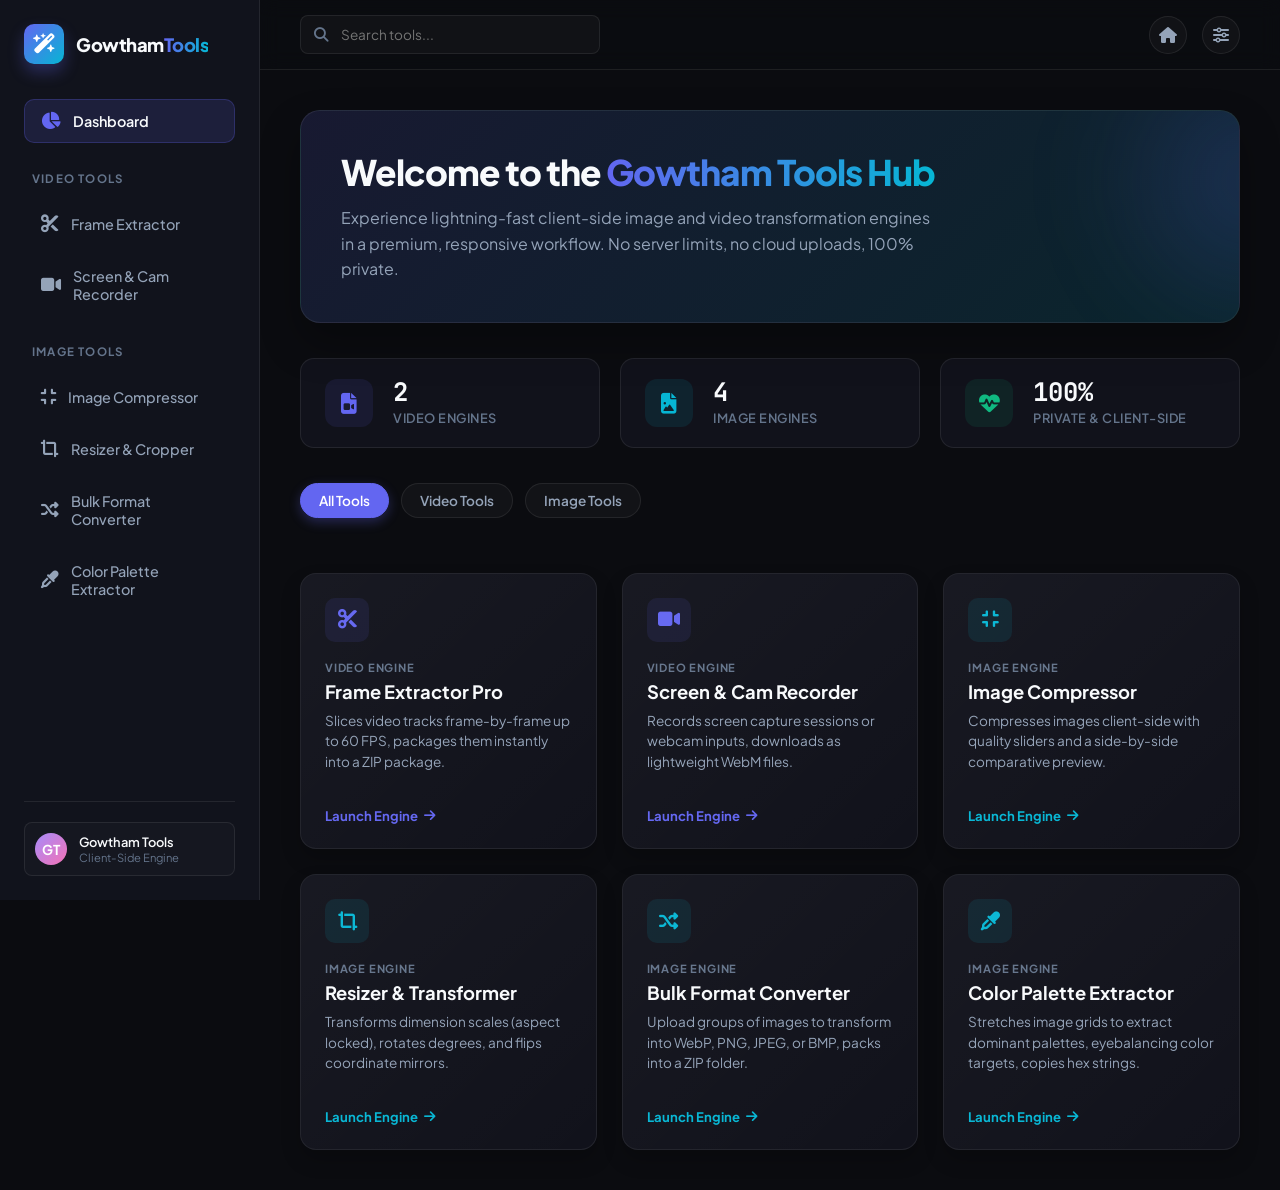
<file: index.html>
<!DOCTYPE html>
<html lang="en">
<head>
    <meta charset="UTF-8">
    <meta name="viewport" content="width=device-width, initial-scale=1.0">
    <title>Gowtham Tools Suite - Dashboard Hub</title>
    <!-- Google Fonts & FontAwesome -->
    <link href="https://fonts.googleapis.com/css2?family=JetBrains+Mono:wght@400;500&family=Plus+Jakarta+Sans:wght@400;500;600;700;800&display=swap" rel="stylesheet">
    <link rel="stylesheet" href="https://cdnjs.cloudflare.com/ajax/libs/font-awesome/6.4.0/css/all.min.css">
    
    <!-- CSS Dependency -->
    <link rel="stylesheet" href="css/main.css">
    <style>
        /* Extra dashboard specific styling */
        .hero-banner {
            background: linear-gradient(135deg, rgba(99, 102, 241, 0.15) 0%, rgba(6, 182, 212, 0.15) 100%);
            border: 1px solid rgba(255, 255, 255, 0.08);
            border-radius: 20px;
            padding: 40px;
            margin-bottom: 35px;
            position: relative;
            overflow: hidden;
            box-shadow: 0 20px 40px rgba(0,0,0,0.3);
        }

        .hero-banner::after {
            content: '';
            position: absolute;
            top: -50%;
            right: -20%;
            width: 350px;
            height: 350px;
            background: radial-gradient(circle, rgba(99, 102, 241, 0.2) 0%, rgba(0,0,0,0) 70%);
            filter: blur(40px);
            z-index: 1;
            pointer-events: none;
        }

        .hero-title {
            font-size: 2.2rem;
            font-weight: 800;
            color: var(--txt-title);
            margin-bottom: 12px;
            letter-spacing: -1px;
            line-height: 1.2;
        }

        .hero-title span {
            background: linear-gradient(to right, var(--clr-primary), var(--clr-secondary));
            -webkit-background-clip: text;
            -webkit-text-fill-color: transparent;
        }

        .hero-desc {
            font-size: 1rem;
            color: var(--txt-body);
            max-width: 600px;
            line-height: 1.6;
        }

        /* Stats Ribbon */
        .stats-ribbon {
            display: grid;
            grid-template-columns: repeat(3, 1fr);
            gap: 20px;
            margin-bottom: 35px;
        }

        @media (max-width: 768px) {
            .stats-ribbon {
                grid-template-columns: 1fr;
            }
        }

        .stat-card {
            background: var(--bg-card);
            border: 1px solid var(--border-subtle);
            border-radius: 14px;
            padding: 20px 24px;
            display: flex;
            align-items: center;
            gap: 20px;
            transition: var(--transition);
        }

        .stat-card:hover {
            border-color: rgba(255,255,255,0.15);
            transform: translateY(-2px);
        }

        .stat-icon {
            width: 48px;
            height: 48px;
            border-radius: 12px;
            display: flex;
            justify-content: center;
            align-items: center;
            font-size: 1.3rem;
        }

        .stat-icon.video {
            background: rgba(99, 102, 241, 0.1);
            color: var(--clr-primary);
        }

        .stat-icon.image {
            background: rgba(6, 182, 212, 0.1);
            color: var(--clr-secondary);
        }

        .stat-icon.system {
            background: rgba(16, 185, 129, 0.1);
            color: var(--clr-success);
        }

        .stat-info h3 {
            font-family: 'JetBrains Mono', monospace;
            font-size: 1.6rem;
            font-weight: 700;
            color: var(--txt-title);
            line-height: 1;
            margin-bottom: 4px;
        }

        .stat-info p {
            font-size: 0.8rem;
            color: var(--txt-muted);
            font-weight: 600;
            text-transform: uppercase;
            letter-spacing: 0.5px;
        }

        /* Category Filter Pills */
        .category-ribbon {
            display: flex;
            gap: 12px;
            margin-bottom: 25px;
            flex-wrap: wrap;
        }

        .filter-pill {
            background: rgba(255, 255, 255, 0.03);
            border: 1px solid var(--border-subtle);
            padding: 8px 18px;
            border-radius: 30px;
            font-size: 0.85rem;
            font-weight: 600;
            color: var(--txt-body);
            cursor: pointer;
            transition: var(--transition);
        }

        .filter-pill:hover {
            background: rgba(255, 255, 255, 0.07);
            color: var(--txt-title);
        }

        .filter-pill.active {
            background: var(--clr-primary);
            color: #fff;
            border-color: var(--clr-primary);
            box-shadow: 0 4px 12px rgba(99, 102, 241, 0.3);
        }

        /* Tool Grid Cards */
        .tool-card {
            background: var(--bg-card);
            border: 1px solid var(--border-subtle);
            border-radius: 16px;
            padding: 24px;
            display: flex;
            flex-direction: column;
            justify-content: space-between;
            transition: var(--transition);
            text-decoration: none;
            position: relative;
            overflow: hidden;
            box-shadow: 0 10px 20px rgba(0, 0, 0, 0.2);
        }

        .tool-card::before {
            content: '';
            position: absolute;
            top: 0;
            left: 0;
            width: 100%;
            height: 100%;
            background: linear-gradient(135deg, rgba(255,255,255,0.03) 0%, rgba(255,255,255,0) 100%);
            z-index: 1;
            pointer-events: none;
        }

        /* Hover Glowing Borders */
        .tool-card:hover {
            transform: translateY(-5px);
            box-shadow: 0 15px 30px rgba(0,0,0,0.4);
        }

        .tool-card.video-glow:hover {
            border-color: rgba(99, 102, 241, 0.5);
            box-shadow: 0 15px 30px rgba(99, 102, 241, 0.15);
        }

        .tool-card.image-glow:hover {
            border-color: rgba(6, 182, 212, 0.5);
            box-shadow: 0 15px 30px rgba(6, 182, 212, 0.15);
        }

        .card-top {
            margin-bottom: 20px;
        }

        .card-icon {
            width: 44px;
            height: 44px;
            border-radius: 10px;
            display: flex;
            justify-content: center;
            align-items: center;
            font-size: 1.2rem;
            margin-bottom: 18px;
            transition: var(--transition);
        }

        .tool-card:hover .card-icon {
            transform: scale(1.1);
        }

        .card-icon.video {
            background: rgba(99, 102, 241, 0.1);
            color: var(--clr-primary);
        }

        .card-icon.image {
            background: rgba(6, 182, 212, 0.1);
            color: var(--clr-secondary);
        }

        .card-category {
            font-size: 0.7rem;
            font-weight: 700;
            text-transform: uppercase;
            letter-spacing: 0.8px;
            color: var(--txt-muted);
            margin-bottom: 6px;
            display: block;
        }

        .card-title {
            font-size: 1.15rem;
            font-weight: 700;
            color: var(--txt-title);
            margin-bottom: 8px;
        }

        .card-desc {
            font-size: 0.85rem;
            color: var(--txt-body);
            line-height: 1.5;
        }

        .card-action {
            margin-top: 15px;
            display: flex;
            align-items: center;
            gap: 6px;
            font-size: 0.82rem;
            font-weight: 700;
            color: var(--clr-primary);
            transition: var(--transition);
        }

        .tool-card.image-glow .card-action {
            color: var(--clr-secondary);
        }

        .tool-card:hover .card-action i {
            transform: translateX(4px);
        }

        .card-action i {
            transition: var(--transition);
        }
    </style>
</head>
<body>

    <!-- PERSISTENT SIDEBAR -->
    <aside class="app-sidebar">
        <a href="index.html" class="brand-section">
            <div class="brand-icon">
                <i class="fa-solid fa-wand-magic-sparkles"></i>
            </div>
            <div class="brand-name">Gowtham<span>Tools</span></div>
        </a>

        <ul class="nav-menu">
            <li class="nav-item active">
                <a href="index.html"><i class="fa-solid fa-chart-pie"></i> Dashboard</a>
            </li>
            
            <li class="nav-title">Video Tools</li>
            <li class="nav-item">
                <a href="tools/video-frame-extractor.html"><i class="fa-solid fa-scissors"></i> Frame Extractor</a>
            </li>
            <li class="nav-item">
                <a href="tools/screen-recorder.html"><i class="fa-solid fa-video"></i> Screen & Cam Recorder</a>
            </li>

            <li class="nav-title">Image Tools</li>
            <li class="nav-item image-tool-item">
                <a href="tools/image-compressor.html"><i class="fa-solid fa-compress"></i> Image Compressor</a>
            </li>
            <li class="nav-item image-tool-item">
                <a href="tools/image-resizer.html"><i class="fa-solid fa-crop-simple"></i> Resizer & Cropper</a>
            </li>
            <li class="nav-item image-tool-item">
                <a href="tools/image-converter.html"><i class="fa-solid fa-shuffle"></i> Bulk Format Converter</a>
            </li>
            <li class="nav-item image-tool-item">
                <a href="tools/color-extractor.html"><i class="fa-solid fa-eye-dropper"></i> Color Palette Extractor</a>
            </li>
        </ul>

        <div class="nav-footer">
            <div class="profile-card">
                <div class="profile-avatar">GT</div>
                <div class="profile-info">
                    <h4>Gowtham Tools</h4>
                    <p>Client-Side Engine</p>
                </div>
            </div>
        </div>
    </aside>

    <!-- MAIN INTERACTIVE CONTAINER -->
    <div class="app-container">
        <!-- HEADER NAVBAR -->
        <header class="app-header">
            <div class="header-search">
                <i class="fa-solid fa-magnifying-glass"></i>
                <input type="text" placeholder="Search tools..." id="hubSearch">
            </div>
            <div class="header-actions">
                <a href="index.html" class="action-btn-circle" title="Home Dashboard"><i class="fa-solid fa-house"></i></a>
                <div class="action-btn-circle" title="System Settings"><i class="fa-solid fa-sliders"></i></div>
            </div>
        </header>

        <!-- MAIN CONTENT AREA -->
        <main class="app-content">
            <!-- Dynamic Welcome Hero Banner -->
            <div class="hero-banner">
                <h1 class="hero-title">Welcome to the <span>Gowtham Tools Hub</span></h1>
                <p class="hero-desc">Experience lightning-fast client-side image and video transformation engines in a premium, responsive workflow. No server limits, no cloud uploads, 100% private.</p>
            </div>

            <!-- Dashboard Stats ribbon -->
            <div class="stats-ribbon">
                <div class="stat-card">
                    <div class="stat-icon video"><i class="fa-solid fa-file-video"></i></div>
                    <div class="stat-info">
                        <h3>2</h3>
                        <p>Video Engines</p>
                    </div>
                </div>
                <div class="stat-card">
                    <div class="stat-icon image"><i class="fa-solid fa-file-image"></i></div>
                    <div class="stat-info">
                        <h3>4</h3>
                        <p>Image Engines</p>
                    </div>
                </div>
                <div class="stat-card">
                    <div class="stat-icon system"><i class="fa-solid fa-heart-pulse"></i></div>
                    <div class="stat-info">
                        <h3>100%</h3>
                        <p>Private & Client-Side</p>
                    </div>
                </div>
            </div>

            <!-- Filter Categories Ribbon -->
            <div class="category-ribbon">
                <div class="filter-pill active" data-category="all">All Tools</div>
                <div class="filter-pill" data-category="video">Video Tools</div>
                <div class="filter-pill" data-category="image">Image Tools</div>
            </div>

            <!-- Tools Dashboard grid -->
            <div class="dashboard-grid" id="toolsGrid">
                <!-- Frame Extractor -->
                <a href="tools/video-frame-extractor.html" class="tool-card video-glow" data-category="video">
                    <div class="card-top">
                        <div class="card-icon video"><i class="fa-solid fa-scissors"></i></div>
                        <span class="card-category">Video Engine</span>
                        <h2 class="card-title">Frame Extractor Pro</h2>
                        <p class="card-desc">Slices video tracks frame-by-frame up to 60 FPS, packages them instantly into a ZIP package.</p>
                    </div>
                    <span class="card-action">Launch Engine <i class="fa-solid fa-arrow-right"></i></span>
                </a>

                <!-- Screen Recorder -->
                <a href="tools/screen-recorder.html" class="tool-card video-glow" data-category="video">
                    <div class="card-top">
                        <div class="card-icon video"><i class="fa-solid fa-video"></i></div>
                        <span class="card-category">Video Engine</span>
                        <h2 class="card-title">Screen & Cam Recorder</h2>
                        <p class="card-desc">Records screen capture sessions or webcam inputs, downloads as lightweight WebM files.</p>
                    </div>
                    <span class="card-action">Launch Engine <i class="fa-solid fa-arrow-right"></i></span>
                </a>

                <!-- Image Compressor -->
                <a href="tools/image-compressor.html" class="tool-card image-glow" data-category="image">
                    <div class="card-top">
                        <div class="card-icon image"><i class="fa-solid fa-compress"></i></div>
                        <span class="card-category">Image Engine</span>
                        <h2 class="card-title">Image Compressor</h2>
                        <p class="card-desc">Compresses images client-side with quality sliders and a side-by-side comparative preview.</p>
                    </div>
                    <span class="card-action" style="color:var(--clr-secondary);">Launch Engine <i class="fa-solid fa-arrow-right"></i></span>
                </a>

                <!-- Resizer & Cropper -->
                <a href="tools/image-resizer.html" class="tool-card image-glow" data-category="image">
                    <div class="card-top">
                        <div class="card-icon image"><i class="fa-solid fa-crop-simple"></i></div>
                        <span class="card-category">Image Engine</span>
                        <h2 class="card-title">Resizer & Transformer</h2>
                        <p class="card-desc">Transforms dimension scales (aspect locked), rotates degrees, and flips coordinate mirrors.</p>
                    </div>
                    <span class="card-action" style="color:var(--clr-secondary);">Launch Engine <i class="fa-solid fa-arrow-right"></i></span>
                </a>

                <!-- Format Converter -->
                <a href="tools/image-converter.html" class="tool-card image-glow" data-category="image">
                    <div class="card-top">
                        <div class="card-icon image"><i class="fa-solid fa-shuffle"></i></div>
                        <span class="card-category">Image Engine</span>
                        <h2 class="card-title">Bulk Format Converter</h2>
                        <p class="card-desc">Upload groups of images to transform into WebP, PNG, JPEG, or BMP, packs into a ZIP folder.</p>
                    </div>
                    <span class="card-action" style="color:var(--clr-secondary);">Launch Engine <i class="fa-solid fa-arrow-right"></i></span>
                </a>

                <!-- Color Extractor -->
                <a href="tools/color-extractor.html" class="tool-card image-glow" data-category="image">
                    <div class="card-top">
                        <div class="card-icon image"><i class="fa-solid fa-eye-dropper"></i></div>
                        <span class="card-category">Image Engine</span>
                        <h2 class="card-title">Color Palette Extractor</h2>
                        <p class="card-desc">Stretches image grids to extract dominant palettes, eyebalancing color targets, copies hex strings.</p>
                    </div>
                    <span class="card-action" style="color:var(--clr-secondary);">Launch Engine <i class="fa-solid fa-arrow-right"></i></span>
                </a>
            </div>
        </main>
    </div>

    <!-- Main JS logic -->
    <script src="js/main.js"></script>
</body>
</html>
</file>
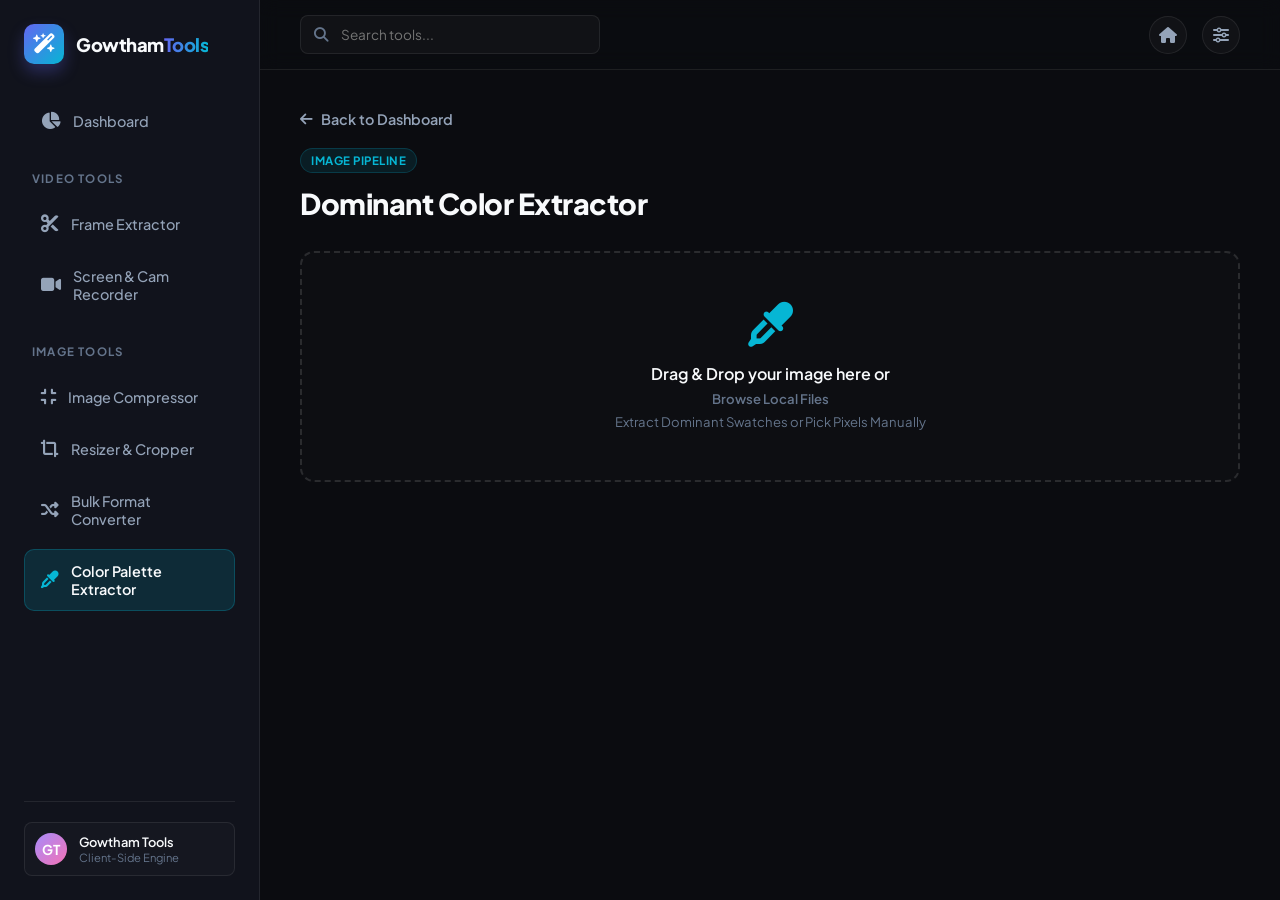
<file: tools/color-extractor.html>
<!DOCTYPE html>
<html lang="en">
<head>
    <meta charset="UTF-8">
    <meta name="viewport" content="width=device-width, initial-scale=1.0">
    <title>Gowtham Tools - Color Palette Extractor</title>
    <!-- Google Fonts & FontAwesome -->
    <link href="https://fonts.googleapis.com/css2?family=JetBrains+Mono:wght@400;500&family=Plus+Jakarta+Sans:wght@400;500;600;700;800&display=swap" rel="stylesheet">
    <link rel="stylesheet" href="https://cdnjs.cloudflare.com/ajax/libs/font-awesome/6.4.0/css/all.min.css">
    
    <!-- CSS Dependencies -->
    <link rel="stylesheet" href="../css/main.css">
    <link rel="stylesheet" href="../css/tools.css">
</head>
<body>

    <!-- PERSISTENT SIDEBAR -->
    <aside class="app-sidebar">
        <a href="../index.html" class="brand-section">
            <div class="brand-icon">
                <i class="fa-solid fa-wand-magic-sparkles"></i>
            </div>
            <div class="brand-name">Gowtham<span>Tools</span></div>
        </a>

        <ul class="nav-menu">
            <li class="nav-item">
                <a href="../index.html"><i class="fa-solid fa-chart-pie"></i> Dashboard</a>
            </li>
            
            <li class="nav-title">Video Tools</li>
            <li class="nav-item">
                <a href="video-frame-extractor.html"><i class="fa-solid fa-scissors"></i> Frame Extractor</a>
            </li>
            <li class="nav-item">
                <a href="screen-recorder.html"><i class="fa-solid fa-video"></i> Screen & Cam Recorder</a>
            </li>

            <li class="nav-title">Image Tools</li>
            <li class="nav-item image-tool-item">
                <a href="image-compressor.html"><i class="fa-solid fa-compress"></i> Image Compressor</a>
            </li>
            <li class="nav-item image-tool-item">
                <a href="image-resizer.html"><i class="fa-solid fa-crop-simple"></i> Resizer & Cropper</a>
            </li>
            <li class="nav-item image-tool-item">
                <a href="image-converter.html"><i class="fa-solid fa-shuffle"></i> Bulk Format Converter</a>
            </li>
            <li class="nav-item active image-tool-item">
                <a href="color-extractor.html"><i class="fa-solid fa-eye-dropper"></i> Color Palette Extractor</a>
            </li>
        </ul>

        <div class="nav-footer">
            <div class="profile-card">
                <div class="profile-avatar">GT</div>
                <div class="profile-info">
                    <h4>Gowtham Tools</h4>
                    <p>Client-Side Engine</p>
                </div>
            </div>
        </div>
    </aside>

    <!-- MAIN INTERACTIVE CONTAINER -->
    <div class="app-container">
        <!-- HEADER NAVBAR -->
        <header class="app-header">
            <div class="header-search">
                <i class="fa-solid fa-magnifying-glass"></i>
                <input type="text" placeholder="Search tools..." id="sidebarSearch" disabled>
            </div>
            <div class="header-actions">
                <a href="../index.html" class="action-btn-circle" title="Home Dashboard"><i class="fa-solid fa-house"></i></a>
                <div class="action-btn-circle" title="System Settings"><i class="fa-solid fa-sliders"></i></div>
            </div>
        </header>

        <!-- MAIN CONTENT AREA -->
        <main class="app-content">
            <!-- Back navigation and title -->
            <a href="../index.html" class="back-nav-btn"><i class="fa-solid fa-arrow-left"></i> Back to Dashboard</a>
            
            <div class="tool-header-info">
                <span class="tool-category-badge" style="background: rgba(6, 182, 212, 0.1); color: var(--clr-secondary); border-color: rgba(6, 182, 212, 0.2);">Image Pipeline</span>
                <h1 class="tool-title">Dominant Color Extractor</h1>
            </div>

            <!-- Upload Dropzone -->
            <div class="dropzone-container image-dropzone" id="dropZone">
                <i class="fa-solid fa-eye-dropper"></i>
                <p>Drag & Drop your image here or <span>Browse Local Files</span></p>
                <span>Extract Dominant Swatches or Pick Pixels Manually</span>
                <input type="file" id="imageInput" class="dropzone-input" accept="image/*">
            </div>

            <!-- File Specifications and Status -->
            <div class="status-bar" id="statusBar">
                <div class="status-left image-status">
                    <i class="fa-solid fa-file-image"></i>
                    <span id="targetName">file_stream.jpg</span>
                </div>
                <div class="status-right" id="targetSpecs">0.00 KB</div>
            </div>

            <!-- Previews Block -->
            <div class="preview-section" id="previewSection">
                <!-- Dominant Palette Swatches Card -->
                <div class="control-panel image-panel" style="margin-bottom: 25px;">
                    <div class="panel-title"><i class="fa-solid fa-palette"></i> Extracted Dominant Palette</div>
                    <div id="paletteContainer" style="display:flex; flex-wrap:wrap; gap:16px;">
                        <!-- JS populated -->
                    </div>
                </div>

                <!-- Canvas Picking Viewport -->
                <div class="compare-container">
                    <!-- Eyedropper Workspace -->
                    <div class="compare-card">
                        <div class="compare-label">
                            <span>Image Canvas Viewport</span>
                            <span style="color:var(--txt-muted); font-size:0.75rem;"><i class="fa-solid fa-circle-info"></i> Click anywhere to pick pixel color</span>
                        </div>
                        <div class="compare-viewport" style="aspect-ratio: auto; min-height: 350px;">
                            <canvas id="displayCanvas" style="max-width:100%; height:auto; cursor:crosshair; border-radius:4px; box-shadow: 0 4px 15px rgba(0,0,0,0.5);"></canvas>
                        </div>
                    </div>

                    <!-- Pixel Inspector -->
                    <div class="compare-card">
                        <div class="compare-label">
                            <span>Eyedropper Color Inspector</span>
                        </div>
                        
                        <div style="display:flex; flex-direction:column; gap:20px;">
                            <div style="display:flex; align-items:center; gap:20px; background:var(--bg-base); padding: 20px; border-radius:10px; border:1px solid var(--border-subtle);">
                                <div id="eyedropperStatus" style="width: 70px; height: 70px; border-radius: 50%; border:2px solid rgba(255,255,255,0.2); box-shadow: 0 4px 15px rgba(0,0,0,0.4);"></div>
                                <div>
                                    <h3 style="color:var(--txt-title); font-size:1.1rem; font-weight:700;">Pixel Spot Target</h3>
                                    <p style="font-size:0.8rem; color:var(--txt-muted);">Selected canvas coordinates active</p>
                                </div>
                            </div>

                            <div class="input-wrapper">
                                <label>HEX Format Code</label>
                                <div style="display:flex; gap:8px;">
                                    <input type="text" id="hexOutput" readonly style="flex-grow:1;">
                                    <button class="action-btn image-action" style="margin:0; padding:12px 18px;" onclick="navigator.clipboard.writeText(document.getElementById('hexOutput').value)"><i class="fa-solid fa-copy"></i></button>
                                </div>
                            </div>

                            <div class="input-wrapper">
                                <label>RGB Format Code</label>
                                <div style="display:flex; gap:8px;">
                                    <input type="text" id="rgbOutput" readonly style="flex-grow:1;">
                                    <button class="action-btn image-action" style="margin:0; padding:12px 18px;" onclick="navigator.clipboard.writeText(document.getElementById('rgbOutput').value)"><i class="fa-solid fa-copy"></i></button>
                                </div>
                            </div>

                            <div class="input-wrapper">
                                <label>HSL Format Code</label>
                                <div style="display:flex; gap:8px;">
                                    <input type="text" id="hslOutput" readonly style="flex-grow:1;">
                                    <button class="action-btn image-action" style="margin:0; padding:12px 18px;" onclick="navigator.clipboard.writeText(document.getElementById('hslOutput').value)"><i class="fa-solid fa-copy"></i></button>
                                </div>
                            </div>
                        </div>
                    </div>
                </div>

                <!-- Export palette Button -->
                <button class="action-btn image-action" id="actionBtn" style="margin-top: 30px;" disabled>
                    <i class="fa-solid fa-palette"></i> <span>Export Color Palette</span>
                </button>
            </div>
        </main>
    </div>

    <!-- Main JS logic -->
    <script src="../js/main.js"></script>
    <!-- Main Engine script -->
    <script src="../js/color-extractor.js"></script>
</body>
</html>
</file>
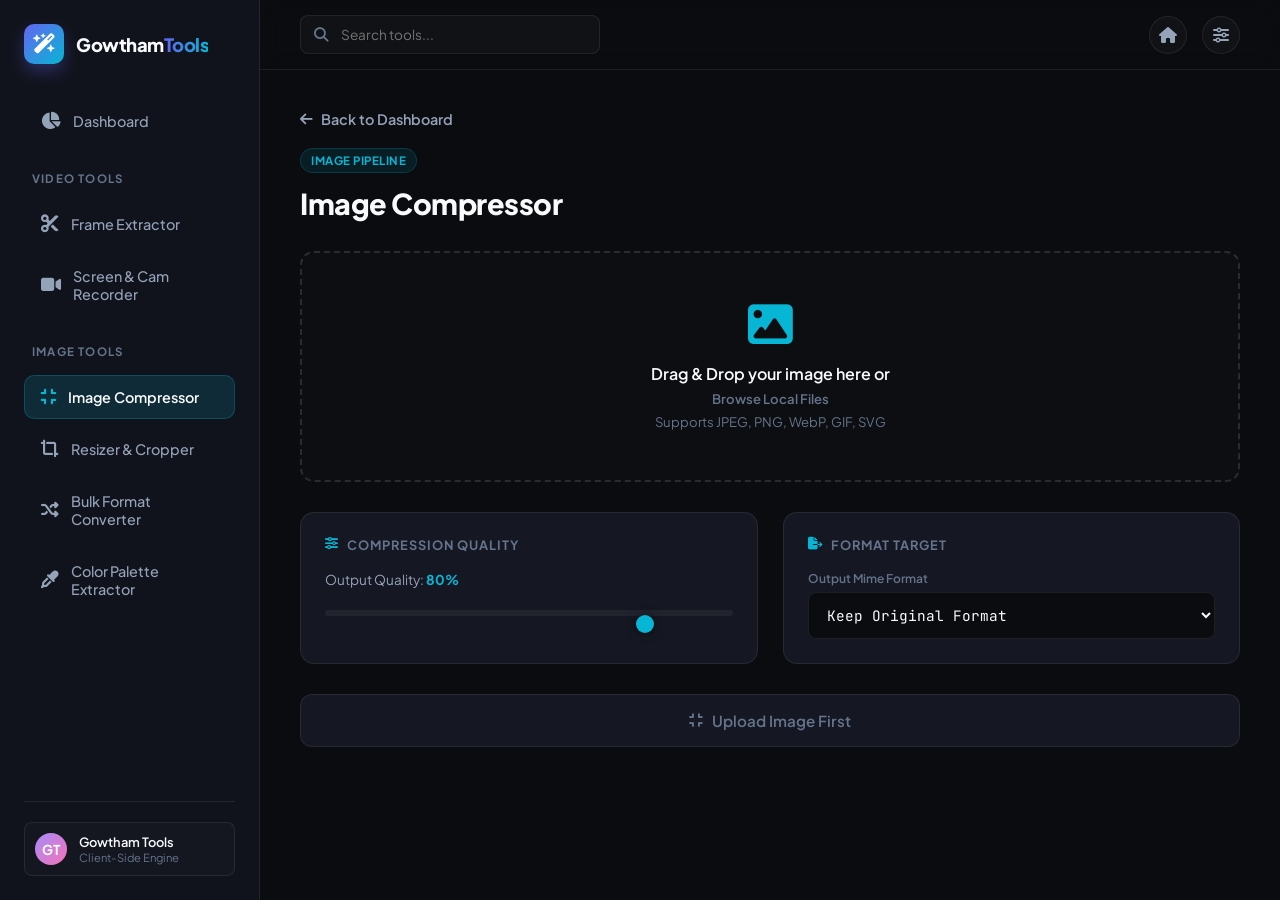
<file: tools/image-compressor.html>
<!DOCTYPE html>
<html lang="en">
<head>
    <meta charset="UTF-8">
    <meta name="viewport" content="width=device-width, initial-scale=1.0">
    <title>Gowtham Tools - Image Compressor</title>
    <!-- Google Fonts & FontAwesome -->
    <link href="https://fonts.googleapis.com/css2?family=JetBrains+Mono:wght@400;500&family=Plus+Jakarta+Sans:wght@400;500;600;700;800&display=swap" rel="stylesheet">
    <link rel="stylesheet" href="https://cdnjs.cloudflare.com/ajax/libs/font-awesome/6.4.0/css/all.min.css">
    
    <!-- CSS Dependencies -->
    <link rel="stylesheet" href="../css/main.css">
    <link rel="stylesheet" href="../css/tools.css">
</head>
<body>

    <!-- PERSISTENT SIDEBAR -->
    <aside class="app-sidebar">
        <a href="../index.html" class="brand-section">
            <div class="brand-icon">
                <i class="fa-solid fa-wand-magic-sparkles"></i>
            </div>
            <div class="brand-name">Gowtham<span>Tools</span></div>
        </a>

        <ul class="nav-menu">
            <li class="nav-item">
                <a href="../index.html"><i class="fa-solid fa-chart-pie"></i> Dashboard</a>
            </li>
            
            <li class="nav-title">Video Tools</li>
            <li class="nav-item">
                <a href="video-frame-extractor.html"><i class="fa-solid fa-scissors"></i> Frame Extractor</a>
            </li>
            <li class="nav-item">
                <a href="screen-recorder.html"><i class="fa-solid fa-video"></i> Screen & Cam Recorder</a>
            </li>

            <li class="nav-title">Image Tools</li>
            <li class="nav-item active image-tool-item">
                <a href="image-compressor.html"><i class="fa-solid fa-compress"></i> Image Compressor</a>
            </li>
            <li class="nav-item image-tool-item">
                <a href="image-resizer.html"><i class="fa-solid fa-crop-simple"></i> Resizer & Cropper</a>
            </li>
            <li class="nav-item image-tool-item">
                <a href="image-converter.html"><i class="fa-solid fa-shuffle"></i> Bulk Format Converter</a>
            </li>
            <li class="nav-item image-tool-item">
                <a href="color-extractor.html"><i class="fa-solid fa-eye-dropper"></i> Color Palette Extractor</a>
            </li>
        </ul>

        <div class="nav-footer">
            <div class="profile-card">
                <div class="profile-avatar">GT</div>
                <div class="profile-info">
                    <h4>Gowtham Tools</h4>
                    <p>Client-Side Engine</p>
                </div>
            </div>
        </div>
    </aside>

    <!-- MAIN INTERACTIVE CONTAINER -->
    <div class="app-container">
        <!-- HEADER NAVBAR -->
        <header class="app-header">
            <div class="header-search">
                <i class="fa-solid fa-magnifying-glass"></i>
                <input type="text" placeholder="Search tools..." id="sidebarSearch" disabled>
            </div>
            <div class="header-actions">
                <a href="../index.html" class="action-btn-circle" title="Home Dashboard"><i class="fa-solid fa-house"></i></a>
                <div class="action-btn-circle" title="System Settings"><i class="fa-solid fa-sliders"></i></div>
            </div>
        </header>

        <!-- MAIN CONTENT AREA -->
        <main class="app-content">
            <!-- Back navigation and title -->
            <a href="../index.html" class="back-nav-btn"><i class="fa-solid fa-arrow-left"></i> Back to Dashboard</a>
            
            <div class="tool-header-info">
                <span class="tool-category-badge" style="background: rgba(6, 182, 212, 0.1); color: var(--clr-secondary); border-color: rgba(6, 182, 212, 0.2);">Image Pipeline</span>
                <h1 class="tool-title">Image Compressor</h1>
            </div>

            <!-- Upload Dropzone -->
            <div class="dropzone-container image-dropzone" id="dropZone">
                <i class="fa-solid fa-image"></i>
                <p>Drag & Drop your image here or <span>Browse Local Files</span></p>
                <span>Supports JPEG, PNG, WebP, GIF, SVG</span>
                <input type="file" id="imageInput" class="dropzone-input" accept="image/*">
            </div>

            <!-- File Specifications and Status -->
            <div class="status-bar" id="statusBar">
                <div class="status-left image-status">
                    <i class="fa-solid fa-file-image"></i>
                    <span id="targetName">file_stream.jpg</span>
                </div>
                <div class="status-right" id="targetSpecs">0.00 KB</div>
            </div>

            <!-- Controls Grid -->
            <div class="controls-grid">
                <!-- Compression Setting -->
                <div class="control-panel image-panel">
                    <div class="panel-title"><i class="fa-solid fa-sliders"></i> Compression Quality</div>
                    <div class="timeline-box">
                        <div class="toggle-wrapper" style="margin-top: 0;">
                            <span class="toggle-label">Output Quality: <b id="labelQuality" style="color:var(--clr-secondary);">80%</b></span>
                        </div>
                        <div class="slider-container" style="margin: 10px 0;">
                            <input type="range" id="sliderQuality" min="1" max="100" value="80" step="1" style="position:static; pointer-events:auto;">
                        </div>
                    </div>
                </div>

                <!-- Conversion Override -->
                <div class="control-panel image-panel">
                    <div class="panel-title"><i class="fa-solid fa-file-export"></i> Format Target</div>
                    <div class="input-wrapper">
                        <label>Output Mime Format</label>
                        <select id="selectFormat">
                            <option value="original" selected>Keep Original Format</option>
                            <option value="image/webp">Convert to WebP (Modern / Efficient)</option>
                            <option value="image/jpeg">Convert to JPEG (Lossy Quality)</option>
                        </select>
                    </div>
                </div>
            </div>

            <!-- Download Action Button -->
            <button class="action-btn image-action" id="actionBtn" disabled>
                <i class="fa-solid fa-compress" id="btnIcon"></i> <span id="btnText">Upload Image First</span>
            </button>

            <!-- Live Output Preview -->
            <div class="preview-section" id="previewSection">
                <div class="preview-title">
                    <span><i class="fa-solid fa-arrows-left-right"></i> Side-by-Side Comparison</span>
                    <span id="savingsPercent" style="color:var(--clr-success); font-family:'JetBrains Mono'; font-weight:700; font-size:1.1rem;">-0%</span>
                </div>
                
                <!-- Side-by-Side Viewport -->
                <div class="compare-container">
                    <!-- Original -->
                    <div class="compare-card">
                        <div class="compare-label">
                            <span>Original</span>
                            <span class="metric" id="originalSize">0.0 KB</span>
                        </div>
                        <div class="compare-viewport">
                            <img id="originalPreview" alt="Original image preview">
                        </div>
                    </div>
                    <!-- Optimized -->
                    <div class="compare-card">
                        <div class="compare-label">
                            <span>Compressed</span>
                            <span class="metric" id="compressedSize" style="color:var(--clr-success);">0.0 KB</span>
                        </div>
                        <div class="compare-viewport">
                            <img id="compressedPreview" alt="Optimized image preview">
                        </div>
                    </div>
                </div>
            </div>
        </main>
    </div>

    <!-- Main JS logic -->
    <script src="../js/main.js"></script>
    <!-- Main Engine script -->
    <script src="../js/image-compressor.js"></script>
</body>
</html>
</file>
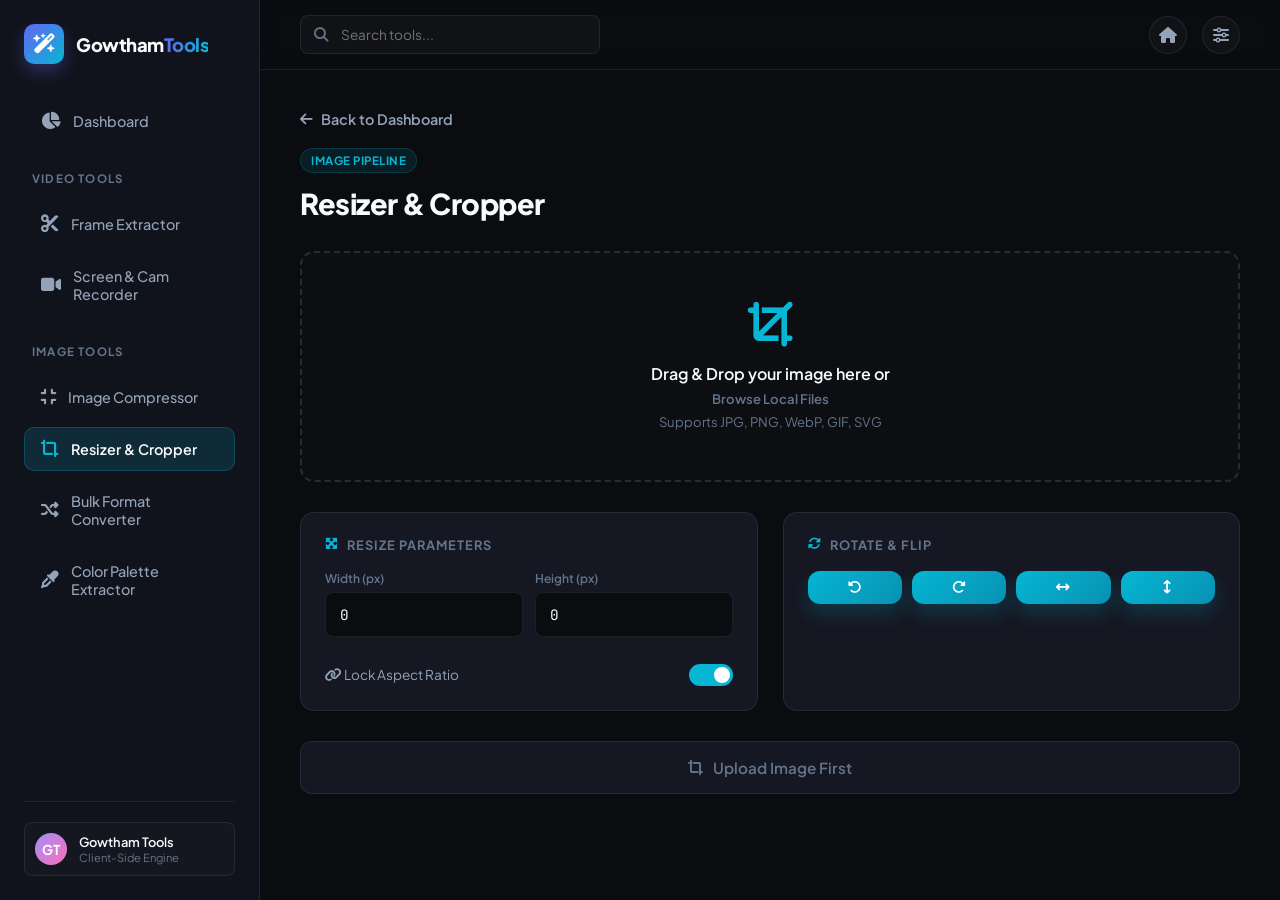
<file: tools/image-resizer.html>
<!DOCTYPE html>
<html lang="en">
<head>
    <meta charset="UTF-8">
    <meta name="viewport" content="width=device-width, initial-scale=1.0">
    <title>Gowtham Tools - Resizer & Cropper</title>
    <!-- Google Fonts & FontAwesome -->
    <link href="https://fonts.googleapis.com/css2?family=JetBrains+Mono:wght@400;500&family=Plus+Jakarta+Sans:wght@400;500;600;700;800&display=swap" rel="stylesheet">
    <link rel="stylesheet" href="https://cdnjs.cloudflare.com/ajax/libs/font-awesome/6.4.0/css/all.min.css">
    
    <!-- CSS Dependencies -->
    <link rel="stylesheet" href="../css/main.css">
    <link rel="stylesheet" href="../css/tools.css">
</head>
<body>

    <!-- PERSISTENT SIDEBAR -->
    <aside class="app-sidebar">
        <a href="../index.html" class="brand-section">
            <div class="brand-icon">
                <i class="fa-solid fa-wand-magic-sparkles"></i>
            </div>
            <div class="brand-name">Gowtham<span>Tools</span></div>
        </a>

        <ul class="nav-menu">
            <li class="nav-item">
                <a href="../index.html"><i class="fa-solid fa-chart-pie"></i> Dashboard</a>
            </li>
            
            <li class="nav-title">Video Tools</li>
            <li class="nav-item">
                <a href="video-frame-extractor.html"><i class="fa-solid fa-scissors"></i> Frame Extractor</a>
            </li>
            <li class="nav-item">
                <a href="screen-recorder.html"><i class="fa-solid fa-video"></i> Screen & Cam Recorder</a>
            </li>

            <li class="nav-title">Image Tools</li>
            <li class="nav-item image-tool-item">
                <a href="image-compressor.html"><i class="fa-solid fa-compress"></i> Image Compressor</a>
            </li>
            <li class="nav-item active image-tool-item">
                <a href="image-resizer.html"><i class="fa-solid fa-crop-simple"></i> Resizer & Cropper</a>
            </li>
            <li class="nav-item image-tool-item">
                <a href="image-converter.html"><i class="fa-solid fa-shuffle"></i> Bulk Format Converter</a>
            </li>
            <li class="nav-item image-tool-item">
                <a href="color-extractor.html"><i class="fa-solid fa-eye-dropper"></i> Color Palette Extractor</a>
            </li>
        </ul>

        <div class="nav-footer">
            <div class="profile-card">
                <div class="profile-avatar">GT</div>
                <div class="profile-info">
                    <h4>Gowtham Tools</h4>
                    <p>Client-Side Engine</p>
                </div>
            </div>
        </div>
    </aside>

    <!-- MAIN INTERACTIVE CONTAINER -->
    <div class="app-container">
        <!-- HEADER NAVBAR -->
        <header class="app-header">
            <div class="header-search">
                <i class="fa-solid fa-magnifying-glass"></i>
                <input type="text" placeholder="Search tools..." id="sidebarSearch" disabled>
            </div>
            <div class="header-actions">
                <a href="../index.html" class="action-btn-circle" title="Home Dashboard"><i class="fa-solid fa-house"></i></a>
                <div class="action-btn-circle" title="System Settings"><i class="fa-solid fa-sliders"></i></div>
            </div>
        </header>

        <!-- MAIN CONTENT AREA -->
        <main class="app-content">
            <!-- Back navigation and title -->
            <a href="../index.html" class="back-nav-btn"><i class="fa-solid fa-arrow-left"></i> Back to Dashboard</a>
            
            <div class="tool-header-info">
                <span class="tool-category-badge" style="background: rgba(6, 182, 212, 0.1); color: var(--clr-secondary); border-color: rgba(6, 182, 212, 0.2);">Image Pipeline</span>
                <h1 class="tool-title">Resizer & Cropper</h1>
            </div>

            <!-- Upload Dropzone -->
            <div class="dropzone-container image-dropzone" id="dropZone">
                <i class="fa-solid fa-crop"></i>
                <p>Drag & Drop your image here or <span>Browse Local Files</span></p>
                <span>Supports JPG, PNG, WebP, GIF, SVG</span>
                <input type="file" id="imageInput" class="dropzone-input" accept="image/*">
            </div>

            <!-- File Specifications and Status -->
            <div class="status-bar" id="statusBar">
                <div class="status-left image-status">
                    <i class="fa-solid fa-file-image"></i>
                    <span id="targetName">file_stream.jpg</span>
                </div>
                <div class="status-right" id="targetSpecs">0.00 KB</div>
            </div>

            <!-- Controls Grid -->
            <div class="controls-grid">
                <!-- Dimensions -->
                <div class="control-panel image-panel">
                    <div class="panel-title"><i class="fa-solid fa-maximize"></i> Resize Parameters</div>
                    <div class="timeline-box">
                        <div class="range-inputs">
                            <div class="input-wrapper">
                                <label>Width (px)</label>
                                <input type="number" id="inputWidth" value="0" min="1">
                            </div>
                            <div class="input-wrapper">
                                <label>Height (px)</label>
                                <input type="number" id="inputHeight" value="0" min="1">
                            </div>
                        </div>
                        <div class="toggle-wrapper">
                            <span class="toggle-label"><i class="fa-solid fa-link"></i> Lock Aspect Ratio</span>
                            <label class="switch">
                                <input type="checkbox" id="chkAspect" checked>
                                <span class="slider-toggle"></span>
                            </label>
                        </div>
                    </div>
                </div>

                <!-- Transformation Tools -->
                <div class="control-panel image-panel">
                    <div class="panel-title"><i class="fa-solid fa-rotate"></i> Rotate & Flip</div>
                    <div class="timeline-box">
                        <div class="range-inputs" style="grid-template-columns: repeat(4, 1fr); gap: 10px;">
                            <button id="btnRotateLeft" class="action-btn image-action" style="padding: 10px; margin: 0; font-size: 0.85rem;" title="Rotate Left 90°"><i class="fa-solid fa-rotate-left"></i></button>
                            <button id="btnRotateRight" class="action-btn image-action" style="padding: 10px; margin: 0; font-size: 0.85rem;" title="Rotate Right 90°"><i class="fa-solid fa-rotate-right"></i></button>
                            <button id="btnFlipH" class="action-btn image-action" style="padding: 10px; margin: 0; font-size: 0.85rem;" title="Flip Horizontally"><i class="fa-solid fa-arrows-left-right"></i></button>
                            <button id="btnFlipV" class="action-btn image-action" style="padding: 10px; margin: 0; font-size: 0.85rem;" title="Flip Vertically"><i class="fa-solid fa-arrows-up-down"></i></button>
                        </div>
                    </div>
                </div>
            </div>

            <!-- Action Button -->
            <button class="action-btn image-action" id="actionBtn" disabled>
                <i class="fa-solid fa-crop-simple"></i> <span>Upload Image First</span>
            </button>

            <!-- Preview Canvas Section -->
            <div class="preview-section" id="previewSection">
                <div class="preview-title">
                    <span><i class="fa-solid fa-display"></i> Canvas Output Viewport</span>
                </div>
                <div style="display:flex; justify-content:center; align-items:center; background: rgba(0,0,0,0.2); border:1px solid var(--border-subtle); padding: 30px; border-radius:14px;">
                    <canvas id="previewCanvas" style="max-width:100%; max-height:450px; object-fit:contain; border:1px dashed var(--border-dashed); border-radius: 8px; box-shadow: 0 10px 30px rgba(0,0,0,0.5);"></canvas>
                </div>
            </div>
        </main>
    </div>

    <!-- Main JS logic -->
    <script src="../js/main.js"></script>
    <!-- Main Engine script -->
    <script src="../js/image-resizer.js"></script>
</body>
</html>
</file>
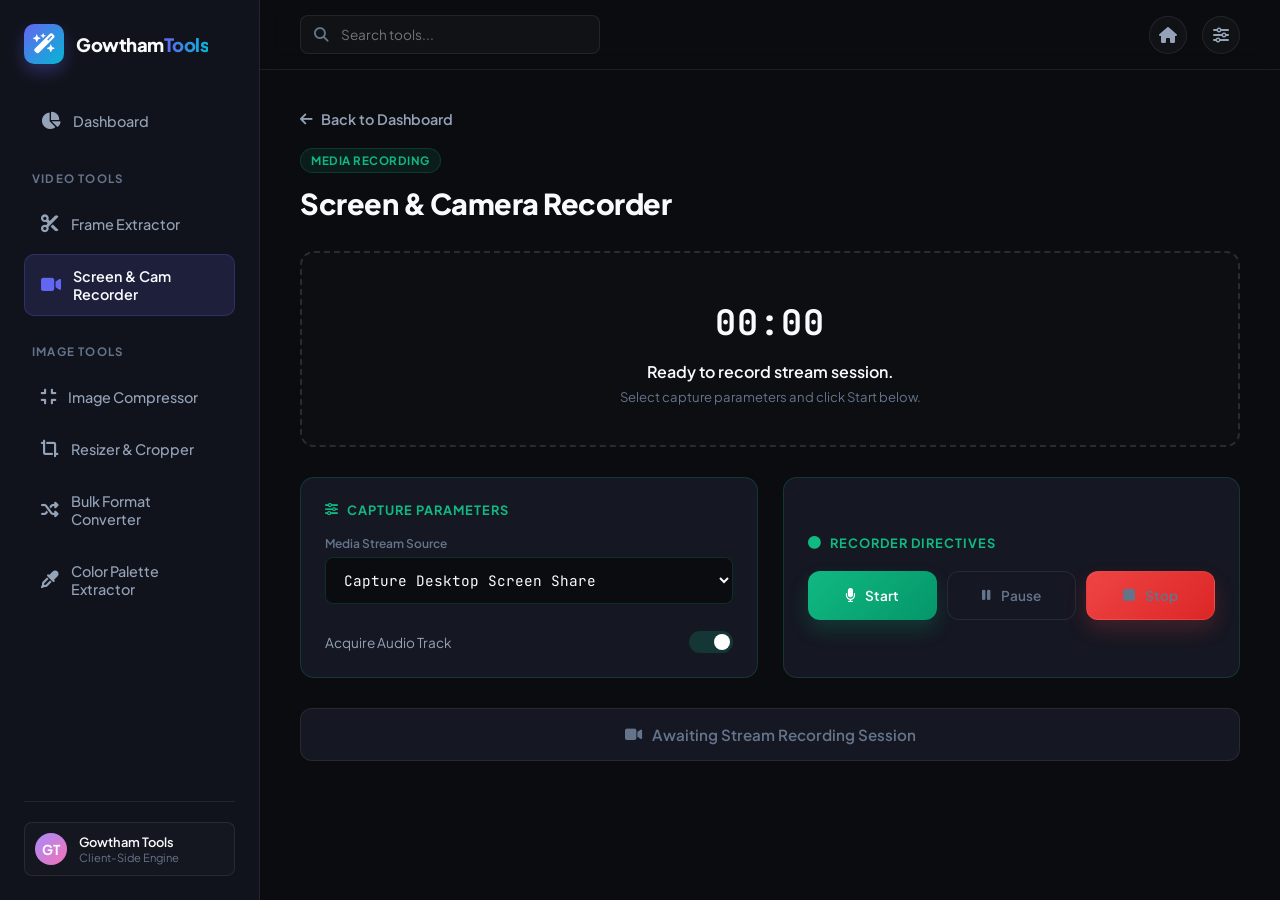
<file: tools/screen-recorder.html>
<!DOCTYPE html>
<html lang="en">
<head>
    <meta charset="UTF-8">
    <meta name="viewport" content="width=device-width, initial-scale=1.0">
    <title>Gowtham Tools - Screen & Cam Recorder</title>
    <!-- Google Fonts & FontAwesome -->
    <link href="https://fonts.googleapis.com/css2?family=JetBrains+Mono:wght@400;500&family=Plus+Jakarta+Sans:wght@400;500;600;700;800&display=swap" rel="stylesheet">
    <link rel="stylesheet" href="https://cdnjs.cloudflare.com/ajax/libs/font-awesome/6.4.0/css/all.min.css">
    
    <!-- CSS Dependencies -->
    <link rel="stylesheet" href="../css/main.css">
    <link rel="stylesheet" href="../css/tools.css">
    <style>
        /* Pulse red dot animation */
        .pulsing {
            animation: pulse-red 1.5s infinite;
        }
        @keyframes pulse-red {
            0% { transform: scale(0.95); box-shadow: 0 0 0 0 rgba(239, 68, 68, 0.7); }
            70% { transform: scale(1); box-shadow: 0 0 0 10px rgba(239, 68, 68, 0); }
            100% { transform: scale(0.95); box-shadow: 0 0 0 0 rgba(239, 68, 68, 0); }
        }
    </style>
</head>
<body>

    <!-- PERSISTENT SIDEBAR -->
    <aside class="app-sidebar">
        <a href="../index.html" class="brand-section">
            <div class="brand-icon">
                <i class="fa-solid fa-wand-magic-sparkles"></i>
            </div>
            <div class="brand-name">Gowtham<span>Tools</span></div>
        </a>

        <ul class="nav-menu">
            <li class="nav-item">
                <a href="../index.html"><i class="fa-solid fa-chart-pie"></i> Dashboard</a>
            </li>
            
            <li class="nav-title">Video Tools</li>
            <li class="nav-item">
                <a href="video-frame-extractor.html"><i class="fa-solid fa-scissors"></i> Frame Extractor</a>
            </li>
            <li class="nav-item active">
                <a href="screen-recorder.html"><i class="fa-solid fa-video"></i> Screen & Cam Recorder</a>
            </li>

            <li class="nav-title">Image Tools</li>
            <li class="nav-item image-tool-item">
                <a href="image-compressor.html"><i class="fa-solid fa-compress"></i> Image Compressor</a>
            </li>
            <li class="nav-item image-tool-item">
                <a href="image-resizer.html"><i class="fa-solid fa-crop-simple"></i> Resizer & Cropper</a>
            </li>
            <li class="nav-item image-tool-item">
                <a href="image-converter.html"><i class="fa-solid fa-shuffle"></i> Bulk Format Converter</a>
            </li>
            <li class="nav-item image-tool-item">
                <a href="color-extractor.html"><i class="fa-solid fa-eye-dropper"></i> Color Palette Extractor</a>
            </li>
        </ul>

        <div class="nav-footer">
            <div class="profile-card">
                <div class="profile-avatar">GT</div>
                <div class="profile-info">
                    <h4>Gowtham Tools</h4>
                    <p>Client-Side Engine</p>
                </div>
            </div>
        </div>
    </aside>

    <!-- MAIN INTERACTIVE CONTAINER -->
    <div class="app-container">
        <!-- HEADER NAVBAR -->
        <header class="app-header">
            <div class="header-search">
                <i class="fa-solid fa-magnifying-glass"></i>
                <input type="text" placeholder="Search tools..." id="sidebarSearch" disabled>
            </div>
            <div class="header-actions">
                <a href="../index.html" class="action-btn-circle" title="Home Dashboard"><i class="fa-solid fa-house"></i></a>
                <div class="action-btn-circle" title="System Settings"><i class="fa-solid fa-sliders"></i></div>
            </div>
        </header>

        <!-- MAIN CONTENT AREA -->
        <main class="app-content">
            <!-- Back navigation and title -->
            <a href="../index.html" class="back-nav-btn"><i class="fa-solid fa-arrow-left"></i> Back to Dashboard</a>
            
            <div class="tool-header-info">
                <span class="tool-category-badge" style="background: rgba(16, 185, 129, 0.1); color: var(--clr-success); border-color: rgba(16, 185, 129, 0.2);">Media Recording</span>
                <h1 class="tool-title">Screen & Camera Recorder</h1>
            </div>

            <!-- Recorder Console Wrapper -->
            <div class="dropzone-container record-dropzone" style="cursor: default; padding: 40px 20px;">
                <!-- Glowing status monitor -->
                <div style="display:flex; justify-content:center; align-items:center; gap:10px; margin-bottom:15px;">
                    <div id="recordingDot" style="display:none; width:12px; height:12px; border-radius:50%; background-color:#ef4444;" class="pulsing"></div>
                    <span id="recordTimer" style="font-family:'JetBrains Mono', monospace; font-size: 2.2rem; font-weight:700; color:var(--txt-title); letter-spacing:1px;">00:00</span>
                </div>
                <p id="recordState">Ready to record stream session.</p>
                <span>Select capture parameters and click Start below.</span>
            </div>

            <!-- Controls Grid -->
            <div class="controls-grid">
                <!-- Source Setup -->
                <div class="control-panel" style="border-color: rgba(16, 185, 129, 0.2);">
                    <div class="panel-title" style="color:var(--clr-success);"><i class="fa-solid fa-sliders" style="color:var(--clr-success);"></i> Capture Parameters</div>
                    <div class="timeline-box">
                        <div class="input-wrapper">
                            <label>Media Stream Source</label>
                            <select id="selectSource" style="border-color: rgba(16, 185, 129, 0.2);">
                                <option value="screen" selected>Capture Desktop Screen Share</option>
                                <option value="camera">Capture Camera Webfeed</option>
                            </select>
                        </div>
                        <div class="toggle-wrapper" style="margin-top: 15px;">
                            <span class="toggle-label">Acquire Audio Track</span>
                            <label class="switch">
                                <input type="checkbox" id="selectAudio" checked>
                                <span class="slider-toggle" style="background-color:rgba(16, 185, 129, 0.2);"></span>
                            </label>
                        </div>
                    </div>
                </div>

                <!-- Record actions -->
                <div class="control-panel" style="border-color: rgba(16, 185, 129, 0.2); display:flex; flex-direction:column; justify-content:center; gap:15px;">
                    <div class="panel-title" style="color:var(--clr-success); margin-bottom: 5px;"><i class="fa-solid fa-circle" style="color:var(--clr-success);"></i> Recorder Directives</div>
                    <div class="range-inputs" style="grid-template-columns: repeat(3, 1fr); gap: 10px;">
                        <button id="btnStart" class="action-btn record-action" style="margin: 0; padding:15px; font-size:0.85rem;"><i class="fa-solid fa-microphone"></i> Start</button>
                        <button id="btnPause" class="action-btn record-action" style="margin: 0; padding:15px; font-size:0.85rem;" disabled><i class="fa-solid fa-pause"></i> Pause</button>
                        <button id="btnStop" class="action-btn record-action" style="margin: 0; padding:15px; font-size:0.85rem; background:linear-gradient(135deg, #ef4444, #dc2626); box-shadow:0 10px 20px rgba(239, 68, 68, 0.2);" disabled><i class="fa-solid fa-square"></i> Stop</button>
                    </div>
                </div>
            </div>

            <!-- Download Button -->
            <button class="action-btn record-action" id="actionBtn" disabled>
                <i class="fa-solid fa-video"></i> <span>Awaiting Stream Recording Session</span>
            </button>

            <!-- Video Player Preview Viewport -->
            <div class="preview-section" id="previewSection">
                <div class="preview-title">
                    <span><i class="fa-solid fa-display"></i> Recorded Media Playback Viewport</span>
                </div>
                <div style="display:flex; justify-content:center; align-items:center; background: rgba(0,0,0,0.2); border:1px solid var(--border-subtle); padding: 30px; border-radius:14px;">
                    <video id="playbackVideo" style="max-width:100%; max-height:450px; object-fit:contain; border:1px solid var(--border-subtle); border-radius: 8px; box-shadow: 0 10px 30px rgba(0,0,0,0.5);"></video>
                </div>
            </div>
        </main>
    </div>

    <!-- Main JS logic -->
    <script src="../js/main.js"></script>
    <!-- Main Engine script -->
    <script src="../js/screen-recorder.js"></script>
</body>
</html>
</file>
<file: css/main.css>
/* Gowtham Tools Suite - Universal Design System & Shell Styling */

:root {
    --bg-base: #0b0c10;
    --bg-sidebar: #11131c;
    --bg-card: rgba(20, 22, 33, 0.7);
    --border-subtle: rgba(255, 255, 255, 0.08);
    --border-hover: rgba(99, 102, 241, 0.4);

    /* Neon glow colors */
    --clr-primary: #6366f1;
    /* Indigo for Video */
    --clr-primary-glow: rgba(99, 102, 241, 0.15);
    --clr-secondary: #06b6d4;
    /* Cyan for Images */
    --clr-secondary-glow: rgba(6, 182, 212, 0.15);
    --clr-success: #10b981;
    /* Emerald for success/record */
    --clr-success-glow: rgba(16, 185, 129, 0.15);
    --clr-warning: #f59e0b;
    /* Amber */

    /* Text colors */
    --txt-title: #f8fafc;
    --txt-body: #94a3b8;
    --txt-muted: #64748b;

    /* Dimensions */
    --sidebar-width: 260px;
    --header-height: 70px;

    --transition: all 0.3s cubic-bezier(0.4, 0, 0.2, 1);
}

* {
    box-sizing: border-box;
    margin: 0;
    padding: 0;
    font-family: 'Plus Jakarta Sans', sans-serif;
}

body {
    background-color: var(--bg-base);
    color: var(--txt-body);
    min-height: 100vh;
    display: flex;
    overflow-x: hidden;
}

/* Custom Scrollbar */
::-webkit-scrollbar {
    width: 6px;
    height: 6px;
}

::-webkit-scrollbar-track {
    background: var(--bg-base);
}

::-webkit-scrollbar-thumb {
    background: var(--border-subtle);
    border-radius: 10px;
}

::-webkit-scrollbar-thumb:hover {
    background: var(--clr-primary);
}

/* ==========================================================================
   APP SHELL LAYOUT
   ========================================================================== */

/* Fixed Sidebar Navigation */
.app-sidebar {
    width: var(--sidebar-width);
    background-color: var(--bg-sidebar);
    border-right: 1px solid var(--border-subtle);
    height: 100vh;
    position: fixed;
    top: 0;
    left: 0;
    display: flex;
    flex-direction: column;
    z-index: 100;
    padding: 24px;
    transition: var(--transition);
}

.brand-section {
    display: flex;
    align-items: center;
    gap: 12px;
    margin-bottom: 35px;
    text-decoration: none;
}

.brand-icon {
    background: linear-gradient(135deg, var(--clr-primary), var(--clr-secondary));
    width: 40px;
    height: 40px;
    border-radius: 10px;
    display: flex;
    justify-content: center;
    align-items: center;
    color: #fff;
    font-size: 1.25rem;
    box-shadow: 0 8px 16px rgba(99, 102, 241, 0.3);
}

.brand-name {
    font-size: 1.15rem;
    font-weight: 800;
    color: var(--txt-title);
    letter-spacing: -0.5px;
}

.brand-name span {
    background: linear-gradient(to right, var(--clr-primary), var(--clr-secondary));
    -webkit-background-clip: text;
    -webkit-text-fill-color: transparent;
}

/* Navigation Links */
.nav-menu {
    display: flex;
    flex-direction: column;
    gap: 8px;
    list-style: none;
    flex-grow: 1;
}

.nav-title {
    font-size: 0.72rem;
    font-weight: 700;
    text-transform: uppercase;
    letter-spacing: 1.2px;
    color: var(--txt-muted);
    margin: 20px 0 8px 8px;
}

.nav-item a {
    display: flex;
    align-items: center;
    gap: 12px;
    padding: 12px 16px;
    border-radius: 10px;
    color: var(--txt-body);
    font-size: 0.9rem;
    font-weight: 500;
    text-decoration: none;
    transition: var(--transition);
    border: 1px solid transparent;
}

.nav-item a i {
    font-size: 1.1rem;
    transition: var(--transition);
}

.nav-item a:hover {
    background: rgba(255, 255, 255, 0.03);
    color: var(--txt-title);
}

.nav-item.active a {
    background: var(--clr-primary-glow);
    color: var(--txt-title);
    border-color: rgba(99, 102, 241, 0.25);
    font-weight: 600;
}

.nav-item.active a i {
    color: var(--clr-primary);
}

.nav-item.active.image-tool-item a {
    background: var(--clr-secondary-glow);
    border-color: rgba(6, 182, 212, 0.25);
}

.nav-item.active.image-tool-item a i {
    color: var(--clr-secondary);
}

.nav-footer {
    border-top: 1px solid var(--border-subtle);
    padding-top: 20px;
}

.profile-card {
    display: flex;
    align-items: center;
    gap: 12px;
    background: rgba(255, 255, 255, 0.02);
    padding: 10px;
    border-radius: 8px;
    border: 1px solid var(--border-subtle);
}

.profile-avatar {
    width: 32px;
    height: 32px;
    background: linear-gradient(135deg, #a78bfa, #f472b6);
    border-radius: 50%;
    display: flex;
    justify-content: center;
    align-items: center;
    color: #fff;
    font-weight: bold;
    font-size: 0.85rem;
}

.profile-info h4 {
    font-size: 0.8rem;
    font-weight: 600;
    color: var(--txt-title);
}

.profile-info p {
    font-size: 0.7rem;
    color: var(--txt-muted);
}

/* ==========================================================================
   MAIN CONTENT AREA
   ========================================================================== */
.app-container {
    margin-left: var(--sidebar-width);
    flex-grow: 1;
    min-height: 100vh;
    display: flex;
    flex-direction: column;
}

/* Header Navbar */
.app-header {
    height: var(--header-height);
    border-bottom: 1px solid var(--border-subtle);
    padding: 0 40px;
    display: flex;
    justify-content: space-between;
    align-items: center;
    background: rgba(11, 12, 16, 0.5);
    backdrop-filter: blur(10px);
    position: sticky;
    top: 0;
    z-index: 90;
}

.header-search {
    position: relative;
    width: 300px;
}

.header-search i {
    position: absolute;
    left: 14px;
    top: 50%;
    transform: translateY(-50%);
    color: var(--txt-muted);
    font-size: 0.9rem;
}

.header-search input[type="text"] {
    width: 100%;
    background: rgba(255, 255, 255, 0.03);
    border: 1px solid var(--border-subtle);
    padding: 10px 14px 10px 40px !important;
    border-radius: 8px;
    color: var(--txt-title);
    font-size: 0.85rem;
    font-family: 'Plus Jakarta Sans', sans-serif !important;
    outline: none;
    transition: var(--transition);
}

.header-search input:focus {
    border-color: var(--clr-primary);
    background: rgba(255, 255, 255, 0.05);
}

.header-actions {
    display: flex;
    align-items: center;
    gap: 15px;
}

.action-btn-circle {
    width: 38px;
    height: 38px;
    border-radius: 50%;
    background: rgba(255, 255, 255, 0.03);
    border: 1px solid var(--border-subtle);
    color: var(--txt-body);
    display: flex;
    justify-content: center;
    align-items: center;
    cursor: pointer;
    transition: var(--transition);
}

.action-btn-circle:hover {
    background: rgba(255, 255, 255, 0.08);
    color: var(--txt-title);
    border-color: var(--border-hover);
}

/* Main Content Wrapper */
.app-content {
    padding: 40px;
    flex-grow: 1;
    display: flex;
    flex-direction: column;
}

/* ==========================================================================
   COMMON GLASS CARD COMPONENTS
   ========================================================================== */
.glass-card {
    background: var(--bg-card);
    backdrop-filter: blur(16px);
    -webkit-backdrop-filter: blur(16px);
    border: 1px solid var(--border-subtle);
    border-radius: 16px;
    padding: 30px;
    box-shadow: 0 20px 40px rgba(0, 0, 0, 0.4);
    position: relative;
    overflow: hidden;
}

.glass-card::before {
    content: '';
    position: absolute;
    top: 0;
    left: 0;
    width: 100%;
    height: 100%;
    background: linear-gradient(135deg, rgba(255, 255, 255, 0.05) 0%, rgba(255, 255, 255, 0) 100%);
    pointer-events: none;
    z-index: 1;
}

/* Responsive Grid layouts */
.dashboard-grid {
    display: grid;
    grid-template-columns: repeat(auto-fill, minmax(280px, 1fr));
    gap: 25px;
    margin-top: 30px;
}

/* Mobile Responsiveness */
@media (max-width: 992px) {
    .app-sidebar {
        transform: translateX(-100%);
    }

    .app-container {
        margin-left: 0;
    }

    .app-header {
        padding: 0 20px;
    }

    .app-content {
        padding: 24px;
    }
}

/* ==========================================================================
   GLOBAL SEARCH DROPDOWN
   ========================================================================== */
.search-results-dropdown {
    position: absolute;
    top: 105%;
    left: 0;
    width: 100%;
    background: #11131c;
    border: 1px solid var(--border-subtle);
    border-radius: 10px;
    box-shadow: 0 15px 30px rgba(0, 0, 0, 0.5);
    z-index: 1000;
    max-height: 280px;
    overflow-y: auto;
    display: none;
    flex-direction: column;
    padding: 8px;
    gap: 4px;
    backdrop-filter: blur(10px);
}

.search-result-item {
    display: flex;
    align-items: center;
    gap: 12px;
    padding: 10px 14px;
    border-radius: 8px;
    color: var(--txt-body);
    text-decoration: none;
    font-size: 0.85rem;
    font-weight: 500;
    transition: var(--transition);
}

.search-result-item:hover {
    background: rgba(255, 255, 255, 0.04);
    color: var(--txt-title);
}

.search-result-item i {
    font-size: 1rem;
}

.search-result-item.video-item i {
    color: var(--clr-primary);
}

.search-result-item.image-item i {
    color: var(--clr-secondary);
}

.search-result-item .result-meta {
    margin-left: auto;
    font-size: 0.7rem;
    color: var(--txt-muted);
    font-weight: 700;
    text-transform: uppercase;
    letter-spacing: 0.5px;
}
</file>
<file: css/tools.css>
/* Gowtham Tools Suite - Universal Tool Elements Styling */

:root {
    --bg-inner: #151722;
    --border-dashed: rgba(255, 255, 255, 0.12);
}

/* Back navigation button */
.back-nav-btn {
    display: inline-flex;
    align-items: center;
    gap: 8px;
    color: var(--txt-body);
    font-size: 0.9rem;
    font-weight: 600;
    text-decoration: none;
    margin-bottom: 20px;
    transition: var(--transition);
}

.back-nav-btn:hover {
    color: var(--clr-primary);
    transform: translateX(-4px);
}

.tool-header-info {
    margin-bottom: 30px;
}

.tool-category-badge {
    display: inline-block;
    padding: 4px 10px;
    border-radius: 20px;
    font-size: 0.72rem;
    font-weight: 700;
    text-transform: uppercase;
    letter-spacing: 0.5px;
    background: rgba(99, 102, 241, 0.1);
    color: var(--clr-primary);
    border: 1px solid rgba(99, 102, 241, 0.2);
    margin-bottom: 12px;
}

.image-tool-item .tool-category-badge {
    background: rgba(6, 182, 212, 0.1);
    color: var(--clr-secondary);
    border-color: rgba(6, 182, 212, 0.2);
}

.record-tool-item .tool-category-badge {
    background: rgba(16, 185, 129, 0.1);
    color: var(--clr-success);
    border-color: rgba(16, 185, 129, 0.2);
}

.tool-title {
    font-size: 1.8rem;
    font-weight: 800;
    color: var(--txt-title);
    letter-spacing: -0.5px;
}

/* ==========================================================================
   UPLOAD DROPZONE
   ========================================================================== */
.dropzone-container {
    border: 2px dashed var(--border-dashed);
    background: rgba(255, 255, 255, 0.01);
    border-radius: 14px;
    padding: 50px 20px;
    text-align: center;
    cursor: pointer;
    position: relative;
    transition: var(--transition);
    margin-bottom: 30px;
}

.dropzone-container:hover {
    border-color: var(--clr-primary);
    background: rgba(99, 102, 241, 0.02);
    box-shadow: 0 0 20px rgba(99, 102, 241, 0.05);
}

.dropzone-container.image-dropzone:hover {
    border-color: var(--clr-secondary);
    background: rgba(6, 182, 212, 0.02);
    box-shadow: 0 0 20px rgba(6, 182, 212, 0.05);
}

.dropzone-container.record-dropzone:hover {
    border-color: var(--clr-success);
    background: rgba(16, 185, 129, 0.02);
    box-shadow: 0 0 20px rgba(16, 185, 129, 0.05);
}

.dropzone-container i {
    font-size: 2.8rem;
    color: var(--clr-primary);
    margin-bottom: 15px;
    transition: var(--transition);
}

.dropzone-container.image-dropzone i {
    color: var(--clr-secondary);
}

.dropzone-container.record-dropzone i {
    color: var(--clr-success);
}

.dropzone-container:hover i {
    transform: translateY(-5px);
}

.dropzone-container p {
    font-size: 1rem;
    color: var(--txt-title);
    font-weight: 600;
}

.dropzone-container span {
    font-size: 0.82rem;
    color: var(--txt-muted);
    display: block;
    margin-top: 6px;
}

.dropzone-input {
    position: absolute;
    top: 0;
    left: 0;
    width: 100%;
    height: 100%;
    opacity: 0;
    cursor: pointer;
}

/* ==========================================================================
   STATUS BAR
   ========================================================================== */
.status-bar {
    display: none;
    background: var(--bg-inner);
    border: 1px solid var(--border-subtle);
    padding: 16px 20px;
    border-radius: 12px;
    margin-bottom: 30px;
    justify-content: space-between;
    align-items: center;
    animation: fadeIn 0.3s ease-out;
}

.status-left {
    display: flex;
    align-items: center;
    gap: 12px;
    font-size: 0.9rem;
    color: var(--txt-title);
    font-weight: 500;
}

.status-left i {
    color: var(--clr-primary);
}

.status-left.image-status i {
    color: var(--clr-secondary);
}

.status-right {
    font-family: 'JetBrains Mono', monospace;
    font-size: 0.85rem;
    color: var(--txt-muted);
}

/* ==========================================================================
   CONTROLS PANELS
   ========================================================================== */
.controls-grid {
    display: grid;
    grid-template-columns: 1fr 1fr;
    gap: 25px;
    margin-bottom: 30px;
}

@media (max-width: 768px) {
    .controls-grid {
        grid-template-columns: 1fr;
    }
}

.control-panel {
    background: var(--bg-inner);
    border: 1px solid var(--border-subtle);
    padding: 24px;
    border-radius: 14px;
}

.panel-title {
    font-size: 0.8rem;
    font-weight: 700;
    color: var(--txt-muted);
    text-transform: uppercase;
    letter-spacing: 1px;
    margin-bottom: 18px;
    display: flex;
    align-items: center;
    gap: 8px;
}

.panel-title i {
    color: var(--clr-primary);
}

.image-panel .panel-title i {
    color: var(--clr-secondary);
}

.timeline-box {
    display: flex;
    flex-direction: column;
    gap: 12px;
}

.range-inputs {
    display: grid;
    grid-template-columns: 1fr 1fr;
    gap: 12px;
}

.input-wrapper {
    display: flex;
    flex-direction: column;
    gap: 6px;
}

.input-wrapper label {
    font-size: 0.75rem;
    color: var(--txt-muted);
    font-weight: 600;
}

input[type="number"],
input[type="text"],
select {
    background: var(--bg-base);
    border: 1px solid var(--border-subtle);
    color: var(--txt-title);
    padding: 12px 14px;
    border-radius: 8px;
    font-size: 0.9rem;
    outline: none;
    width: 100%;
    font-family: 'JetBrains Mono', monospace;
    transition: var(--transition);
}

input[type="number"]:focus,
input[type="text"]:focus,
select:focus {
    border-color: var(--clr-primary);
    box-shadow: 0 0 10px rgba(99, 102, 241, 0.1);
}

.image-panel input:focus,
.image-panel select:focus {
    border-color: var(--clr-secondary);
    box-shadow: 0 0 10px rgba(6, 182, 212, 0.1);
}

/* Custom Range Slider Setup */
.slider-container {
    position: relative;
    width: 100%;
    height: 6px;
    background: rgba(255, 255, 255, 0.05);
    border-radius: 3px;
    margin: 20px 0 10px 0;
}

input[type="range"] {
    -webkit-appearance: none;
    appearance: none;
    width: 100%;
    position: absolute;
    background: transparent;
    pointer-events: none;
    height: 6px;
    top: 0;
}

input[type="range"]::-webkit-slider-thumb {
    -webkit-appearance: none;
    pointer-events: auto;
    width: 18px;
    height: 18px;
    border-radius: 50%;
    background: var(--clr-primary);
    cursor: pointer;
    box-shadow: 0 0 10px rgba(0, 0, 0, 0.5);
    transition: transform 0.1s;
}

.image-panel input[type="range"]::-webkit-slider-thumb {
    background: var(--clr-secondary);
}

input[type="range"]::-webkit-slider-thumb:hover {
    transform: scale(1.2);
}

/* Toggle Switches */
.toggle-wrapper {
    display: flex;
    align-items: center;
    justify-content: space-between;
    margin-top: 15px;
}

.toggle-label {
    font-size: 0.85rem;
    color: var(--txt-body);
}

.switch {
    position: relative;
    display: inline-block;
    width: 44px;
    height: 22px;
}

.switch input {
    opacity: 0;
    width: 0;
    height: 0;
}

.slider-toggle {
    position: absolute;
    cursor: pointer;
    top: 0;
    left: 0;
    right: 0;
    bottom: 0;
    background-color: rgba(255, 255, 255, 0.1);
    transition: .4s;
    border-radius: 34px;
}

.slider-toggle:before {
    position: absolute;
    content: "";
    height: 16px;
    width: 16px;
    left: 3px;
    bottom: 3px;
    background-color: white;
    transition: .4s;
    border-radius: 50%;
}

input:checked + .slider-toggle {
    background-color: var(--clr-primary);
}

.image-panel input:checked + .slider-toggle {
    background-color: var(--clr-secondary);
}

input:checked + .slider-toggle:before {
    transform: translateX(22px);
}

/* ==========================================================================
   BUTTONS
   ========================================================================== */
.action-btn {
    background: linear-gradient(135deg, var(--clr-primary), #4f46e5);
    color: #fff;
    border: none;
    padding: 16px;
    border-radius: 12px;
    font-size: 0.95rem;
    font-weight: 600;
    width: 100%;
    cursor: pointer;
    display: flex;
    justify-content: center;
    align-items: center;
    gap: 10px;
    transition: var(--transition);
    margin-bottom: 30px;
    box-shadow: 0 10px 20px rgba(99, 102, 241, 0.2);
}

.action-btn.image-action {
    background: linear-gradient(135deg, var(--clr-secondary), #0891b2);
    box-shadow: 0 10px 20px rgba(6, 182, 212, 0.2);
}

.action-btn.record-action {
    background: linear-gradient(135deg, var(--clr-success), #059669);
    box-shadow: 0 10px 20px rgba(16, 185, 129, 0.2);
}

.action-btn:hover:not(:disabled) {
    transform: translateY(-2px);
    box-shadow: 0 12px 24px rgba(99, 102, 241, 0.35);
}

.action-btn.image-action:hover:not(:disabled) {
    box-shadow: 0 12px 24px rgba(6, 182, 212, 0.35);
}

.action-btn:disabled {
    background: var(--bg-inner);
    color: var(--txt-muted);
    border: 1px solid var(--border-subtle);
    box-shadow: none;
    cursor: not-allowed;
    transform: none;
}

.action-btn.ready {
    background: linear-gradient(135deg, var(--clr-success), #059669);
    box-shadow: 0 10px 20px rgba(16, 185, 129, 0.2);
}

.action-btn.ready:hover {
    box-shadow: 0 12px 24px rgba(16, 185, 129, 0.35);
}

/* ==========================================================================
   PROGRESS MONITOR
   ========================================================================== */
.progress-box {
    display: none;
    background: var(--bg-inner);
    border: 1px solid var(--border-subtle);
    padding: 20px;
    border-radius: 14px;
    margin-bottom: 30px;
    animation: fadeIn 0.3s ease-out;
}

.progress-meta {
    display: flex;
    justify-content: space-between;
    font-size: 0.85rem;
    margin-bottom: 12px;
}

.progress-bar-container {
    background: var(--bg-base);
    border: 1px solid var(--border-subtle);
    height: 10px;
    border-radius: 20px;
    overflow: hidden;
}

.progress-bar-fill {
    height: 100%;
    background: linear-gradient(90deg, var(--clr-primary), #8b5cf6);
    width: 0%;
    border-radius: 20px;
    transition: width 0.1s ease;
}

.image-panel .progress-bar-fill {
    background: linear-gradient(90deg, var(--clr-secondary), #06b6d4);
}

.progress-box.complete-state .progress-bar-fill {
    background: var(--clr-success);
}

.console-log {
    margin-top: 12px;
    font-family: 'JetBrains Mono', monospace;
    font-size: 0.75rem;
    color: var(--txt-muted);
    text-align: center;
}

/* ==========================================================================
   PREVIEW SECTIONS
   ========================================================================== */
.preview-section {
    display: none;
    border-top: 1px solid var(--border-subtle);
    padding-top: 25px;
    animation: fadeIn 0.3s ease-out;
}

.preview-title {
    font-size: 0.95rem;
    font-weight: 600;
    color: var(--txt-title);
    margin-bottom: 15px;
    display: flex;
    justify-content: space-between;
    align-items: center;
}

/* Grid preview */
.preview-grid {
    display: grid;
    grid-template-columns: repeat(auto-fill, minmax(130px, 1fr));
    gap: 12px;
    max-height: 350px;
    overflow-y: auto;
    border: 1px solid var(--border-subtle);
    background: rgba(0, 0, 0, 0.2);
    border-radius: 12px;
    padding: 15px;
}

.preview-card {
    background: var(--bg-base);
    border: 1px solid var(--border-subtle);
    border-radius: 8px;
    overflow: hidden;
    position: relative;
    display: flex;
    flex-direction: column;
    animation: fadeIn 0.2s ease-out forwards;
}

.preview-card img {
    width: 100%;
    aspect-ratio: 16 / 9;
    object-fit: cover;
    background: #000;
}

.preview-card span {
    font-family: 'JetBrains Mono', monospace;
    font-size: 0.7rem;
    padding: 6px;
    text-align: center;
    background: #10121a;
    color: var(--txt-muted);
    border-top: 1px solid var(--border-subtle);
    white-space: nowrap;
    overflow: hidden;
    text-overflow: ellipsis;
}

/* Comparison side-by-side view */
.compare-container {
    display: grid;
    grid-template-columns: 1fr 1fr;
    gap: 20px;
    margin-top: 20px;
}

@media (max-width: 768px) {
    .compare-container {
        grid-template-columns: 1fr;
    }
}

.compare-card {
    background: var(--bg-inner);
    border: 1px solid var(--border-subtle);
    border-radius: 12px;
    padding: 15px;
}

.compare-label {
    font-size: 0.8rem;
    font-weight: 700;
    color: var(--txt-muted);
    text-transform: uppercase;
    margin-bottom: 10px;
    display: flex;
    justify-content: space-between;
}

.compare-label span.metric {
    font-family: 'JetBrains Mono', monospace;
    color: var(--clr-secondary);
}

.compare-viewport {
    width: 100%;
    border-radius: 8px;
    border: 1px solid var(--border-subtle);
    overflow: hidden;
    background-color: #0b0c10;
    display: flex;
    justify-content: center;
    align-items: center;
    aspect-ratio: 4 / 3;
}

.compare-viewport img,
.compare-viewport canvas {
    max-width: 100%;
    max-height: 100%;
    object-fit: contain;
}

/* Animation utilities */
@keyframes fadeIn {
    from { opacity: 0; transform: translateY(10px); }
    to { opacity: 1; transform: translateY(0); }
}
</file>
